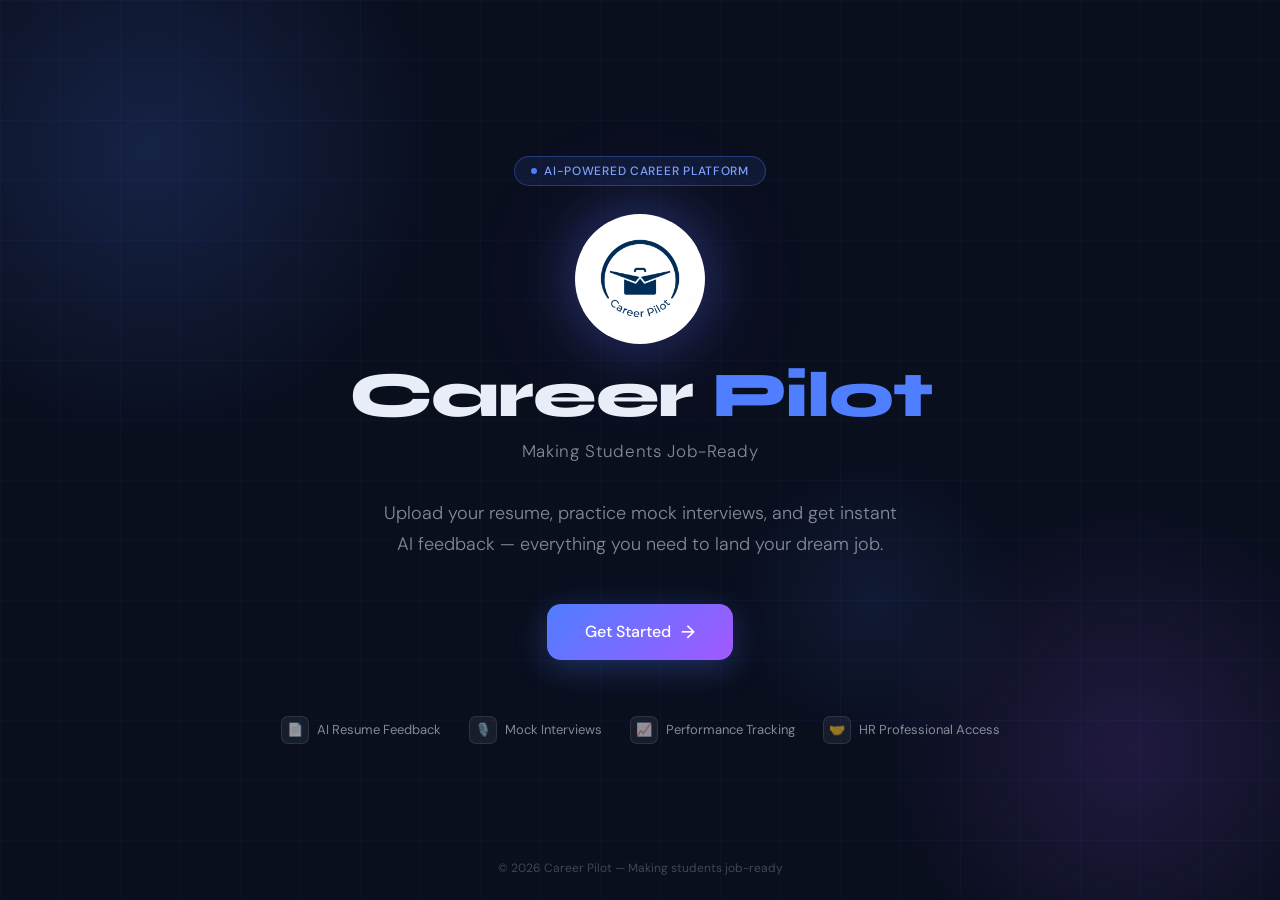
<file: index.html>
<!DOCTYPE html>
<html lang="en">
<head>
  <meta charset="UTF-8" />
  <meta name="viewport" content="width=device-width, initial-scale=1.0" />
  <title>Career Pilot — Welcome</title>
  <link href="https://fonts.googleapis.com/css2?family=Syne:wght@400;700;800&family=DM+Sans:wght@300;400;500&display=swap" rel="stylesheet" />
  <link rel="stylesheet" href="style.css" />
</head>
<body>

  <!-- BACKGROUND GLOWS -->
  <div class="bg-glow">
    <div class="glow-1"></div>
    <div class="glow-2"></div>
    <div class="glow-3"></div>
  </div>
  <div class="grid-lines"></div>

  <!-- MAIN LANDING -->
  <main class="landing">

    <!-- BADGE -->
    <div class="badge">
      <span class="badge-dot"></span>
      AI-Powered Career Platform
    </div>

    <!-- LOGO -->
    <div class="logo-wrap">
      <div class="logo-icon-big">
        <img id="logoImg" alt="Career Pilot Logo" />
      </div>
      <div class="logo-name">Career <span>Pilot</span></div>
      <div class="logo-tagline">Making Students Job-Ready</div>
    </div>

    <!-- DESCRIPTION -->
    <p class="landing-desc">
      Upload your resume, practice mock interviews, and get instant AI feedback —
      everything you need to land your dream job.
    </p>

    <!-- GET STARTED BUTTON -->
    <a class="get-started-btn" href="getstarted.html">
      Get Started
      <span class="btn-arrow">→</span>
    </a>

    <!-- FEATURE PILLS -->
    <div class="features-row">
      <div class="feat-pill">
        <div class="feat-pill-icon">📄</div>
        AI Resume Feedback
      </div>
      <div class="feat-pill">
        <div class="feat-pill-icon">🎙️</div>
        Mock Interviews
      </div>
      <div class="feat-pill">
        <div class="feat-pill-icon">📈</div>
        Performance Tracking
      </div>
      <div class="feat-pill">
        <div class="feat-pill-icon">🤝</div>
        HR Professional Access
      </div>
    </div>

  </main>

  <!-- FOOTER -->
  <div class="landing-footer">© 2026 Career Pilot — Making students job-ready</div>

  <script src="script.js"></script>

</body>
</html>
</file>
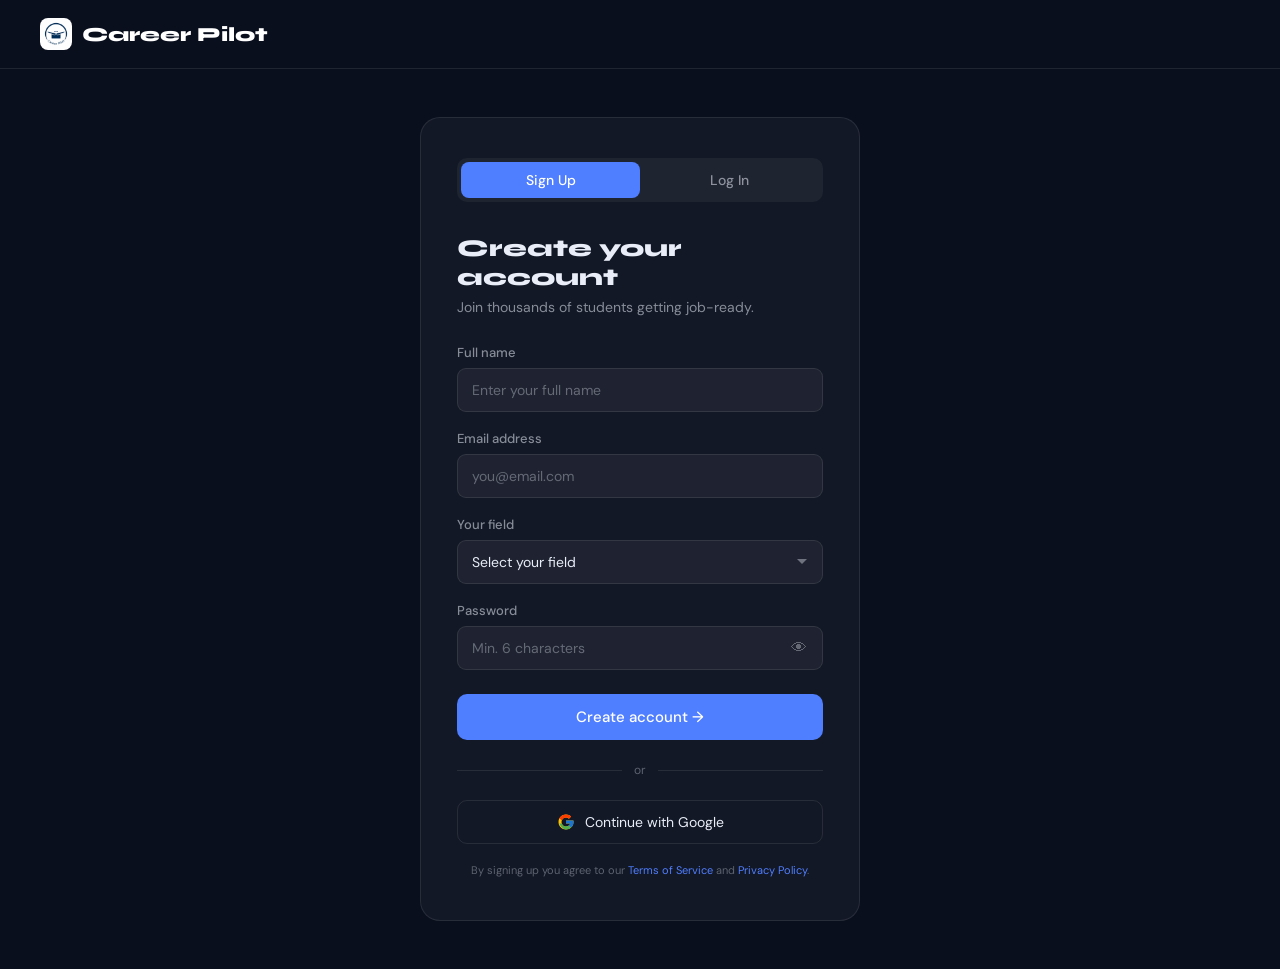
<file: dashboard.html>
<!DOCTYPE html>
<html lang="en">
<head>
  <meta charset="UTF-8" />
  <meta name="viewport" content="width=device-width, initial-scale=1.0" />
  <title>Career Pilot — Dashboard</title>
  <link href="https://fonts.googleapis.com/css2?family=Syne:wght@400;700;800&family=DM+Sans:ital,wght@0,300;0,400;0,500;1,300&display=swap" rel="stylesheet" />
  <link rel="stylesheet" href="dashboard.css" />
</head>
<body>

<!-- NAV -->
<nav>
  <a class="logo" href="#">
    <img class="logo-icon" src="WhatsApp Image 2026-04-26 at 9.37.29 PM.jpeg" alt="logoimage">
    Career Pilot
  </a>
  <div class="nav-right">
    <span class="nav-user" id="navWelcome"></span>
    <button class="nav-logout" onclick="logout()">Logout</button>
  </div>
</nav>

<!-- DASHBOARD LAYOUT -->
<div class="dashboard">

  <!-- SIDEBAR -->
  <aside class="sidebar">
    <div class="sidebar-label">Overview</div>
    <button class="sidebar-item active" onclick="showView('overview', this)">
      <span class="sidebar-icon">📊</span> Dashboard
    </button>

    <div class="sidebar-label">Tools</div>
    <button class="sidebar-item" onclick="showView('resume', this)">
      <span class="sidebar-icon">📄</span> CV Analyzer
    </button>
    <button class="sidebar-item" onclick="showView('interview', this)">
      <span class="sidebar-icon">🎙️</span> Mock Interview
    </button>

    <div class="sidebar-label">Insights</div>
    <button class="sidebar-item" onclick="showView('progress', this)">
      <span class="sidebar-icon">📈</span> My Progress
    </button>
  </aside>

  <!-- MAIN -->
  <main class="main">

    <!-- ════ OVERVIEW ════ -->
    <div class="view active" id="view-overview">
      <div class="page-header">
        <div class="page-tag">Dashboard</div>
        <div class="page-title">Welcome back, <span id="overviewName" style="color:var(--accent)"></span> 👋</div>
        <p class="page-sub">Here's your career progress at a glance.</p>
      </div>

      <div class="stats-row">
        <div class="stat-card">
          <div class="stat-card-label">📄 CV Score</div>
          <div class="stat-card-num accent" id="stat-cv">—</div>
        </div>
        <div class="stat-card">
          <div class="stat-card-label">🎙️ Interviews Done</div>
          <div class="stat-card-num purple" id="stat-interviews">0</div>
        </div>
        <div class="stat-card">
          <div class="stat-card-label">📈 Avg. Interview Score</div>
          <div class="stat-card-num green" id="stat-avg">—</div>
        </div>
        <div class="stat-card">
          <div class="stat-card-label">🏆 Badges Earned</div>
          <div class="stat-card-num amber" id="stat-badges">0</div>
        </div>
      </div>

      <div style="display:grid; grid-template-columns:1fr 1fr; gap:20px">
        <div class="card">
          <div class="card-title">Quick Actions</div>
          <div class="card-sub">Get started with your career prep.</div>
          <div style="display:flex; flex-direction:column; gap:10px">
            <button class="btn-primary" onclick="showView('resume', document.querySelector('[onclick*=resume]'))">📄 Analyze my CV</button>
            <button class="btn-primary" style="background:var(--purple)" onclick="showView('interview', document.querySelector('[onclick*=interview]'))">🎙️ Start Mock Interview</button>
            <button class="btn-outline" onclick="showView('progress', document.querySelector('[onclick*=progress]'))">📈 View Progress Report</button>
          </div>
        </div>
        <div class="card">
          <div class="card-title">Recent Activity</div>
          <div class="card-sub">Your latest sessions.</div>
          <div id="recent-activity" style="font-size:13px; color:var(--muted)">No sessions yet. Start by analyzing your CV or doing a mock interview!</div>
        </div>
      </div>
    </div>

    <!-- ════ RESUME / CV ════ -->
    <div class="view" id="view-resume">
      <div class="page-header">
        <div class="page-tag">CV Analyzer</div>
        <div class="page-title">AI-Powered Resume Scoring</div>
        <p class="page-sub">Upload your CV and get instant AI feedback with actionable suggestions.</p>
      </div>

      <div class="card" style="margin-bottom:20px">
        <div class="card-title">Upload Your CV</div>
        <div class="card-sub">Supports PDF, DOCX, and TXT files. Your file is analyzed privately.</div>

        <div class="upload-zone" id="uploadZone">
          <input type="file" id="cvFile" accept=".pdf,.doc,.docx,.txt" onchange="handleFileSelect(this)" />
          <div class="upload-icon">📂</div>
          <div class="upload-title" id="uploadTitle">Drop your CV here or click to browse</div>
          <div class="upload-sub" id="uploadSub">PDF, DOCX, or TXT — up to 5MB</div>
        </div>

        <div id="uploadLoading" style="display:none" class="loading">
          <div class="spinner"></div>
          AI is analyzing your CV...
        </div>

        <div id="analyzeBtn" style="margin-top:16px; display:none">
          <button class="btn-primary" onclick="analyzeCV()">✨ Analyze with AI</button>
          <span id="fileName" style="font-size:13px; color:var(--muted); margin-left:12px"></span>
        </div>
      </div>

      <!-- AI RESULT -->
      <div class="ai-result card" id="cvResult">
        <div class="score-ring-wrap">
          <div class="score-ring">
            <svg width="120" height="120" viewBox="0 0 120 120">
              <circle cx="60" cy="60" r="50" fill="none" stroke="rgba(255,255,255,0.07)" stroke-width="10"/>
              <circle id="scoreCircle" cx="60" cy="60" r="50" fill="none"
                stroke="url(#scoreGrad)" stroke-width="10"
                stroke-linecap="round" stroke-dasharray="314" stroke-dashoffset="314"/>
              <defs>
                <linearGradient id="scoreGrad" x1="0%" y1="0%" x2="100%" y2="0%">
                  <stop offset="0%" stop-color="#4F7EFF"/>
                  <stop offset="100%" stop-color="#A259FF"/>
                </linearGradient>
              </defs>
            </svg>
            <div class="score-ring-label">
              <div class="score-num" id="cvScoreNum">0</div>
              <div class="score-tag">/100</div>
            </div>
          </div>
          <div class="score-info">
            <h3 id="cvScoreLabel">Analyzing…</h3>
            <p id="cvScoreSummary">Getting your results ready…</p>
          </div>
        </div>

        <div style="margin-bottom:16px">
          <div style="font-size:13px; font-weight:500; margin-bottom:10px; color:var(--muted)">DETAILED FEEDBACK</div>
          <ul class="feedback-list" id="cvFeedbackList"></ul>
        </div>

        <button class="btn-primary" onclick="showView('interview', document.querySelector('[onclick*=interview]'))">
          🎙️ Now practice your interview →
        </button>
      </div>
    </div>

    <!-- ════ INTERVIEW ════ -->
    <div class="view" id="view-interview">
      <div class="page-header">
        <div class="page-tag">Mock Interview</div>
        <div class="page-title">AI Interview Simulator</div>
        <p class="page-sub">Practice with an AI interviewer tailored to your field. Build confidence before the real thing.</p>
      </div>

      <!-- Field selection -->
      <div id="fieldSelect">
        <div class="card" style="margin-bottom:20px">
          <div class="card-title">Choose Your Field</div>
          <div class="card-sub">The AI will ask questions relevant to your specific domain.</div>
          <div class="field-grid">
            <div class="field-card" onclick="selectField('it', this)">
              <div class="field-icon">💻</div>
              <div class="field-name">Information Technology</div>
              <div class="field-count">30+ questions</div>
            </div>
            <div class="field-card" onclick="selectField('business', this)">
              <div class="field-icon">📊</div>
              <div class="field-name">Business & Management</div>
              <div class="field-count">30+ questions</div>
            </div>
            <div class="field-card" onclick="selectField('engineering', this)">
              <div class="field-icon">⚙️</div>
              <div class="field-name">Engineering</div>
              <div class="field-count">30+ questions</div>
            </div>
          </div>

          <div id="difficultyRow" style="display:none; margin-top:16px">
            <div style="font-size:13px; color:var(--muted); margin-bottom:10px">Difficulty Level</div>
            <div style="display:flex; gap:10px">
              <button class="btn-outline diff-btn active" data-d="beginner" onclick="selectDiff('beginner',this)">🟢 Beginner</button>
              <button class="btn-outline diff-btn" data-d="intermediate" onclick="selectDiff('intermediate',this)">🟡 Intermediate</button>
              <button class="btn-outline diff-btn" data-d="advanced" onclick="selectDiff('advanced',this)">🔴 Advanced</button>
            </div>
          </div>

          <div id="startBtnWrap" style="display:none; margin-top:20px">
            <button class="btn-primary" onclick="startInterview()">🚀 Start Interview Session</button>
          </div>
        </div>
      </div>

      <!-- Active session -->
      <div class="interview-session" id="interviewSession">
        <div style="display:flex; justify-content:space-between; align-items:center; margin-bottom:16px">
          <div>
            <div style="font-size:13px; color:var(--muted)">Session in progress</div>
            <div style="font-family:'Syne',sans-serif; font-size:18px; font-weight:700" id="sessionLabel"></div>
          </div>
          <div style="display:flex; gap:10px; align-items:center">
            <div style="font-size:13px; color:var(--muted)">Question <span id="qCount">1</span>/5</div>
            <button class="btn-outline" onclick="endInterview()">End Session</button>
          </div>
        </div>

        <div class="chat-box" id="chatBox"></div>

        <div class="chat-input-row">
          <textarea class="chat-input" id="userAnswer" placeholder="Type your answer here…" rows="2"
            onkeydown="if(event.key==='Enter'&&!event.shiftKey){event.preventDefault();sendAnswer();}"></textarea>
          <button class="chat-send" id="sendBtn" onclick="sendAnswer()">➤</button>
        </div>

        <!-- end score -->
        <div class="interview-score-card" id="interviewScoreCard">
          <div style="display:flex; align-items:center; gap:16px; margin-bottom:16px">
            <div style="font-size:40px">🏆</div>
            <div>
              <div style="font-family:'Syne',sans-serif; font-size:22px; font-weight:800">
                Session Complete! Score: <span id="iScoreNum" style="color:var(--green)"></span>/100
              </div>
              <div style="font-size:13px; color:var(--muted)" id="iScoreMsg"></div>
            </div>
          </div>
          <div style="display:flex; gap:10px; flex-wrap:wrap">
            <button class="btn-primary" onclick="retryInterview()">🔄 New Session</button>
            <button class="btn-outline" onclick="showView('progress', document.querySelector('[onclick*=progress]'))">📈 View Progress</button>
          </div>
        </div>
      </div>
    </div>

    <!-- ════ PROGRESS ════ -->
    <div class="view" id="view-progress">
      <div class="page-header">
        <div class="page-tag">Progress Tracker</div>
        <div class="page-title">Your Performance Over Time</div>
        <p class="page-sub">Track improvements across CV analysis and mock interview sessions.</p>
      </div>

      <div class="stats-row">
        <div class="stat-card">
          <div class="stat-card-label">📊 Overall Readiness</div>
          <div class="stat-card-num accent" id="prog-readiness">—</div>
        </div>
        <div class="stat-card">
          <div class="stat-card-label">🎙️ Total Sessions</div>
          <div class="stat-card-num purple" id="prog-sessions">0</div>
        </div>
        <div class="stat-card">
          <div class="stat-card-label">📈 Best Score</div>
          <div class="stat-card-num green" id="prog-best">—</div>
        </div>
        <div class="stat-card">
          <div class="stat-card-label">🔥 Streak</div>
          <div class="stat-card-num amber" id="prog-streak">0 days</div>
        </div>
      </div>

      <div class="progress-grid">
        <div class="card">
          <div class="card-title">Skills Breakdown</div>
          <div class="card-sub">Based on your sessions so far.</div>
          <div class="bar-chart" id="skillBars">
            <div class="bar-row">
              <div class="bar-label"><span>Communication</span><span id="bar-comm-val">0%</span></div>
              <div class="bar-track"><div class="bar-fill" id="bar-comm" style="width:0%"></div></div>
            </div>
            <div class="bar-row">
              <div class="bar-label"><span>Technical Knowledge</span><span id="bar-tech-val">0%</span></div>
              <div class="bar-track"><div class="bar-fill" id="bar-tech" style="width:0%"></div></div>
            </div>
            <div class="bar-row">
              <div class="bar-label"><span>Problem Solving</span><span id="bar-prob-val">0%</span></div>
              <div class="bar-track"><div class="bar-fill" id="bar-prob" style="width:0%"></div></div>
            </div>
            <div class="bar-row">
              <div class="bar-label"><span>Confidence</span><span id="bar-conf-val">0%</span></div>
              <div class="bar-track"><div class="bar-fill" id="bar-conf" style="width:0%"></div></div>
            </div>
            <div class="bar-row">
              <div class="bar-label"><span>Resume Quality</span><span id="bar-cv-val">0%</span></div>
              <div class="bar-track"><div class="bar-fill" id="bar-cv" style="width:0%"></div></div>
            </div>
          </div>
        </div>

        <div class="card">
          <div class="card-title">Session History</div>
          <div class="card-sub">Your recent practice records.</div>
          <div class="sessions-list" id="sessionHistory">
            <div style="font-size:13px; color:var(--dim)">No sessions yet. Complete a CV analysis or mock interview to see records here.</div>
          </div>
        </div>
      </div>

      <!-- Badges -->
      <div class="card" style="margin-top:20px">
        <div class="card-title">🏅 Achievement Badges</div>
        <div class="card-sub">Earn badges by completing milestones.</div>
        <div class="badge-row" id="badgeList">
          <div class="badge-item" id="badge-first-cv">📄 First CV Analyzed</div>
          <div class="badge-item" id="badge-first-interview">🎙️ First Interview Done</div>
          <div class="badge-item" id="badge-score-70">⭐ Scored 70+</div>
          <div class="badge-item" id="badge-score-90">🌟 Scored 90+</div>
          <div class="badge-item" id="badge-5-sessions">🔥 5 Sessions</div>
          <div class="badge-item" id="badge-cv-80">💎 CV Score 80+</div>
        </div>
      </div>
    </div>

  </main>
</div>

<script src="dashboard.js"></script>

<!-- FLOATING FEEDBACK BUTTON -->
<a href="https://forms.gle/q472u1AGd1fGy39B8" target="_blank" class="feedback-fab" title="Give us feedback">
  <span class="feedback-fab-icon">💬</span>
  <span class="feedback-fab-label">Feedback</span>
</a>

</body>
</html>
</file>
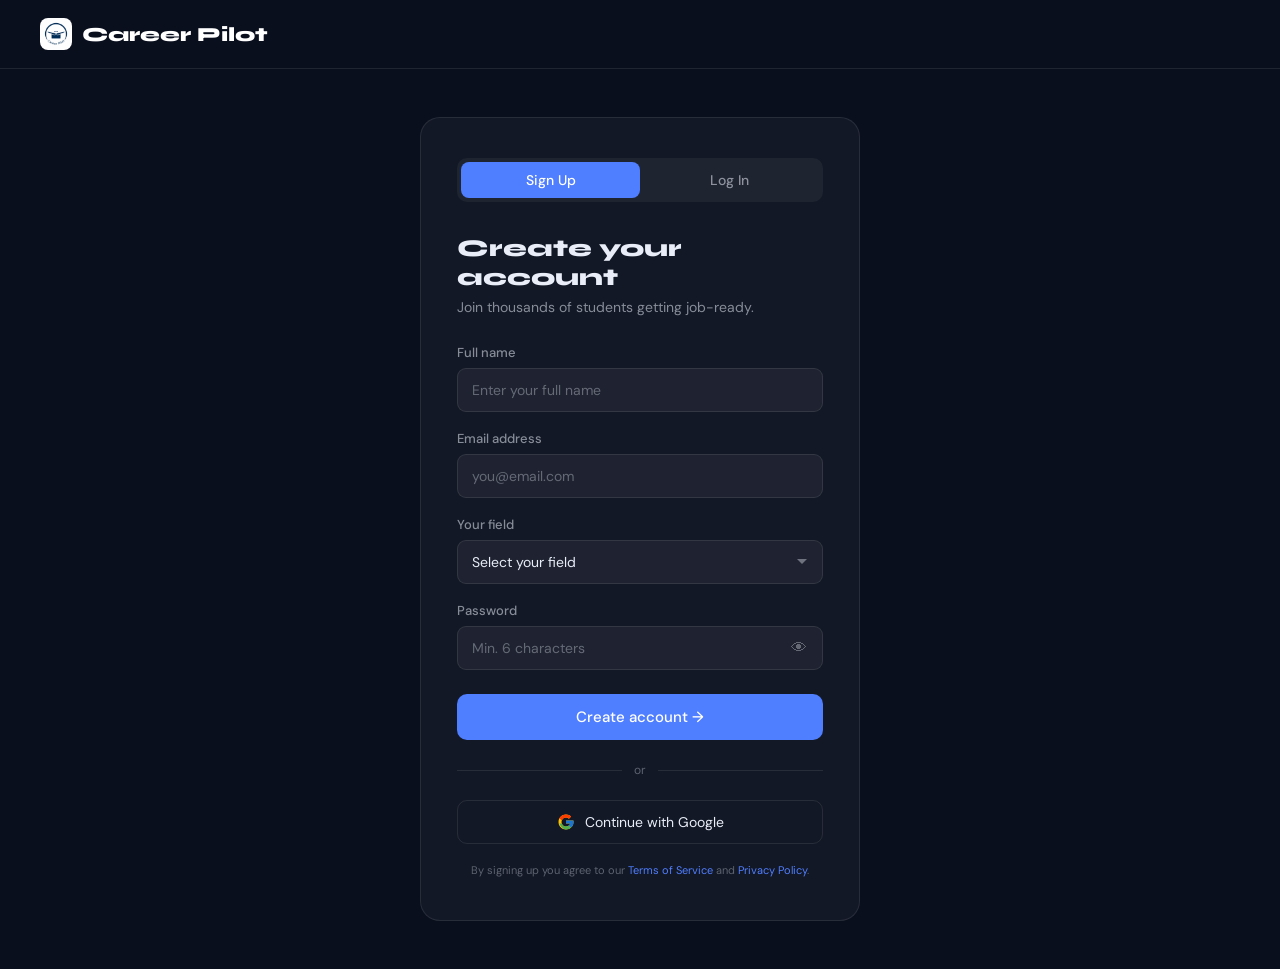
<file: getstarted.html>
<!DOCTYPE html>
<html lang="en">
<head>
  <meta charset="UTF-8" />
  <meta name="viewport" content="width=device-width, initial-scale=1.0" />
  <title>Career Pilot — Get Started</title>
  <link href="https://fonts.googleapis.com/css2?family=Syne:wght@400;700;800&family=DM+Sans:ital,wght@0,300;0,400;0,500;1,300&display=swap" rel="stylesheet" />
  <link rel="stylesheet" href="getstarted.css" />
</head>
<body>

  <!-- NAVBAR -->
  <nav>
    <a class="logo" href="homepage.html">
      <img class="logo-icon" src="WhatsApp Image 2026-04-26 at 9.37.29 PM.jpeg" alt="logoimage">
      Career Pilot
    </a>
  </nav>

  <!-- AUTH WRAPPER -->
  <div class="auth-wrapper">
    <div class="auth-box">

      <!-- SUCCESS SCREEN (hidden by default) -->
      <div class="success-screen" id="successScreen">
        <div class="success-icon">✓</div>
        <h2 id="successTitle">Account created!</h2>
        <p id="successMsg">Welcome to Career Pilot. You're all set to start your job-ready journey.</p>
        <button class="dashboard-btn" onclick="window.location.href='homepage.html'">Go to Homepage →</button>
      </div>

      <!-- AUTH FORM -->
      <div id="authForm">

        <!-- TABS -->
        <div class="tabs">
          <button class="tab active" id="signupTab" onclick="switchTab('signup')">Sign Up</button>
          <button class="tab"        id="loginTab"  onclick="switchTab('login')">Log In</button>
        </div>

        <!-- SIGNUP FORM -->
        <div id="signupForm">
          <div class="auth-title">Create your account</div>
          <p class="auth-sub">Join thousands of students getting job-ready.</p>

          <div class="form-group">
            <label>Full name</label>
            <input type="text" id="signupName" placeholder="Enter your full name" />
            <span class="msg" id="nameMsg"></span>
          </div>

          <div class="form-group">
            <label>Email address</label>
            <input type="email" id="signupEmail" placeholder="you@email.com" />
            <span class="msg" id="signupEmailMsg"></span>
          </div>

          <div class="form-group">
            <label>Your field</label>
            <select id="signupField">
              <option value="">Select your field</option>
              <option value="it">Information Technology (IT)</option>
              <option value="business">Business / Management</option>
              <option value="engineering">Engineering</option>
              <option value="other">Other</option>
            </select>
            <span class="msg" id="fieldMsg"></span>
          </div>

          <div class="form-group">
            <label>Password</label>
            <div class="pw-wrap">
              <input type="password" id="signupPassword" placeholder="Min. 6 characters" />
              <button class="pw-toggle" onclick="togglePw('signupPassword', this)">👁</button>
            </div>
            <span class="msg" id="signupPwMsg"></span>
          </div>

          <button class="submit-btn" onclick="handleSignup()">Create account →</button>

          <div class="or-divider"><span>or</span></div>
          <button class="google-btn" onclick="googleAuth()">
            <span class="google-icon"></span>
            Continue with Google
          </button>

          <p class="terms-note">
            By signing up you agree to our
            <a href="#">Terms of Service</a> and
            <a href="#">Privacy Policy</a>.
          </p>
        </div>

        <!-- LOGIN FORM -->
        <div id="loginForm" style="display:none;">
          <div class="auth-title">Welcome back</div>
          <p class="auth-sub">Log in to continue your job-ready journey.</p>

          <div class="form-group">
            <label>Email address</label>
            <input type="email" id="loginEmail" placeholder="you@email.com" />
            <span class="msg" id="loginEmailMsg"></span>
          </div>

          <div class="form-group">
            <label>Password</label>
            <div class="pw-wrap">
              <input type="password" id="loginPassword" placeholder="Your password" />
              <button class="pw-toggle" onclick="togglePw('loginPassword', this)">👁</button>
            </div>
            <span class="msg" id="loginPwMsg"></span>
          </div>

          <div class="forgot">
            <a onclick="forgotPassword()">Forgot password?</a>
          </div>

          <button class="submit-btn" onclick="handleLogin()">Log in →</button>

          <div class="or-divider"><span>or</span></div>
          <button class="google-btn" onclick="googleAuth()">
            <span class="google-icon"></span>
            Continue with Google
          </button>
        </div>

      </div>
      <!-- /authForm -->

    </div>
  </div>

  <script src="getstarted.js"></script>

</body>
</html>
</file>
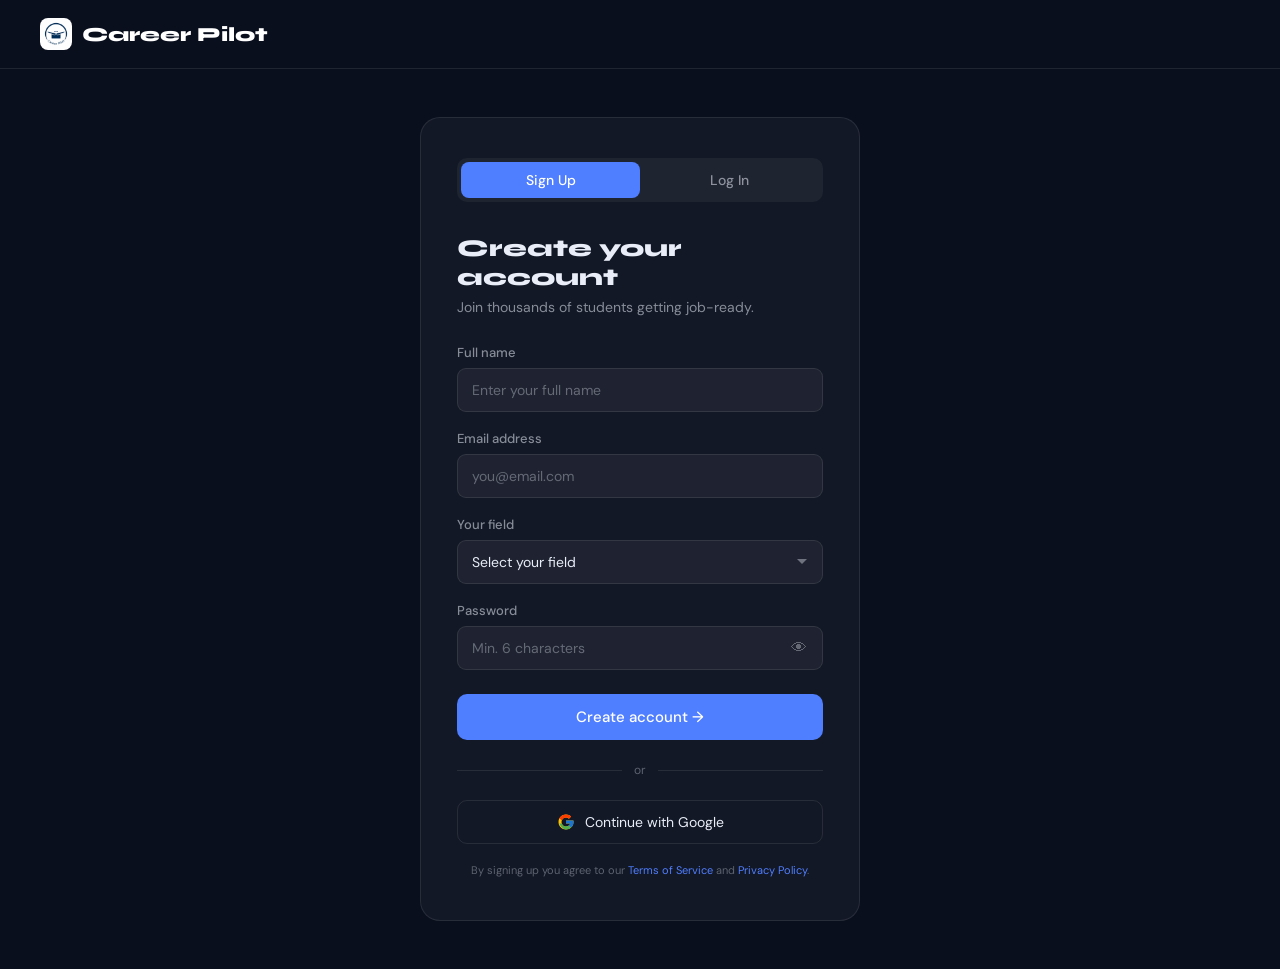
<file: homepage.html>
<!DOCTYPE html>
<html lang="en">
<head>
  <meta charset="UTF-8" />
  <meta name="viewport" content="width=device-width, initial-scale=1.0" />
  <title>Career Pilot — AI Resume & Interview Simulation Platform</title>
  <link href="https://fonts.googleapis.com/css2?family=Syne:wght@400;700;800&family=DM+Sans:ital,wght@0,300;0,400;0,500;1,300&display=swap" rel="stylesheet" />
  <link rel="stylesheet" href="homepage.css" />
</head>
<body>

  <!-- NAVBAR -->
  <nav>
    <a class="logo" href="#">
      <img class="logo-icon" src="WhatsApp Image 2026-04-26 at 9.37.29 PM.jpeg" alt="logoimage">
      Career Pilot
    </a>
    <ul class="nav-links">
      <li><a href="#features">Features</a></li>
      <li><a href="#how">How it works</a></li>
      <li><a href="#audience">Who it's for</a></li>
      <li><a href="#pricing">Pricing</a></li>
    </ul>
    <div id="navUserArea">
      <button class="nav-cta" onclick="window.location.href='getstarted.html'">Get started free</button>
    </div>
    <button class="hamburger" id="menuBtn" aria-label="Open menu">
      <span></span><span></span><span></span>
    </button>
  </nav>

  <!-- MOBILE MENU -->
  <div class="mobile-menu" id="mobileMenu">
    <a href="#features" onclick="closeMenu()">Features</a>
    <a href="#how" onclick="closeMenu()">How it works</a>
    <a href="#audience" onclick="closeMenu()">Who it's for</a>
    <a href="#pricing" onclick="closeMenu()">Pricing</a>
    <button class="mobile-cta" onclick="window.location.href='getstarted.html'">Get started free</button>
  </div>

  <!-- HERO -->
  <section class="hero">
    <div class="hero-badge">✦ AI-Powered Career Preparation</div>
    <h1>Get <span>Job-Ready</span><br>Before the Interview</h1>
    <p class="hero-sub">Upload your resume for instant AI feedback. Practice mock interviews tailored to your field. Track your progress and land the job.</p>
    <div class="hero-btns">
      <button class="btn-primary" onclick="window.location.href='dashboard.html'">Start for free</button>
      <button class="btn-ghost" onclick="document.getElementById('how').scrollIntoView({behavior:'smooth'})">See how it works →</button>
    </div>
    <div class="hero-stats">
      <div class="stat">
        <div class="stat-num">AI</div>
        <div class="stat-label">Instant feedback</div>
      </div>
      <div class="stat">
        <div class="stat-num">3+</div>
        <div class="stat-label">Industry tracks</div>
      </div>
      <div class="stat">
        <div class="stat-num">Free</div>
        <div class="stat-label">To get started</div>
      </div>
      <div class="stat">
        <div class="stat-num">Real</div>
        <div class="stat-label">Interview scenarios</div>
      </div>
    </div>
  </section>

  <div class="divider"></div>

  <!-- FEATURES -->
  <section id="features">
    <div class="section-tag">What we offer</div>
    <div class="section-title">Everything you need<br>to ace the interview</div>
    <p class="section-desc">From resume polish to live mock interviews — Career Pilot gives students real practice, not just advice.</p>
    <div class="features-grid">
      <div class="feat-card">
        <div class="feat-icon blue">📄</div>
        <div class="feat-title">AI resume feedback</div>
        <div class="feat-desc">Upload your resume and get detailed AI suggestions on content, formatting, and keywords — in seconds.</div>
      </div>
      <div class="feat-card">
        <div class="feat-icon purple">🎙️</div>
        <div class="feat-title">Mock interview simulator</div>
        <div class="feat-desc">Practice real interview questions for IT, Business, Engineering and more. The AI evaluates your responses live.</div>
      </div>
      <div class="feat-card">
        <div class="feat-icon green">📈</div>
        <div class="feat-title">Performance tracking</div>
        <div class="feat-desc">See your improvement over time. Track scores across sessions and identify weak areas to focus on.</div>
      </div>
      <div class="feat-card">
        <div class="feat-icon amber">🤝</div>
        <div class="feat-title">HR professional access</div>
        <div class="feat-desc">Premium users get optional sessions with real HR professionals for deeper, personalized coaching.</div>
      </div>
    </div>
  </section>

  <div class="divider"></div>

  <!-- HOW IT WORKS -->
  <section id="how">
    <div class="section-tag">Process</div>
    <div class="section-title">How Career Pilot works</div>
    <p class="section-desc">Simple steps from signup to success — get job-ready in days, not months.</p>
    <div class="steps-grid">
      <div class="step">
        <div class="step-num">01</div>
        <div class="step-title">Create your account</div>
        <div class="step-desc">Sign up free and choose your field — IT, Business, or Engineering.</div>
      </div>
      <div class="step">
        <div class="step-num">02</div>
        <div class="step-title">Upload your resume</div>
        <div class="step-desc">Get instant AI-powered analysis and suggestions to strengthen your CV.</div>
      </div>
      <div class="step">
        <div class="step-num">03</div>
        <div class="step-title">Practice interviews</div>
        <div class="step-desc">Attempt field-specific mock questions and get scored on your answers.</div>
      </div>
      <div class="step">
        <div class="step-num">04</div>
        <div class="step-title">Track & improve</div>
        <div class="step-desc">Review your scores, revisit tough questions, and grow your confidence.</div>
      </div>
    </div>
  </section>

  <div class="divider"></div>

  <!-- WHO IT'S FOR -->
  <section id="audience">
    <div class="section-tag">Who it's for</div>
    <div class="section-title">Built for every student<br>at every stage</div>
    <div class="audience-grid">
      <div class="audience-card">
        <div class="audience-label blue">University students</div>
        <div class="audience-title">Prepare before graduation</div>
        <div class="audience-desc">Build your resume and practice interviews while still in university — so you're ready the moment you graduate.</div>
      </div>
      <div class="audience-card">
        <div class="audience-label purple">Fresh graduates</div>
        <div class="audience-title">Stand out in the job market</div>
        <div class="audience-desc">Compete confidently against experienced candidates with polished resumes and strong interview skills.</div>
      </div>
      <div class="audience-card">
        <div class="audience-label green">Internship seekers</div>
        <div class="audience-title">Land your first role</div>
        <div class="audience-desc">Practice entry-level interview scenarios and tailor your resume to land that first internship or job.</div>
      </div>
    </div>
  </section>

  <div class="divider"></div>

  <!-- PRICING -->
  <section id="pricing">
    <div class="section-tag">Pricing</div>
    <div class="section-title">Start free. Upgrade<br>when you're ready.</div>
    <p class="section-desc">Our freemium model means no barriers to entry — advanced features unlock as your career journey grows.</p>
    <div class="plans-grid">
      <div class="plan">
        <div class="plan-name">Free</div>
        <div class="plan-price">PKR 0 <span>/month</span></div>
        <div class="plan-sub">No credit card needed</div>
        <hr>
        <ul class="plan-features">
          <li>Resume upload &amp; basic feedback</li>
          <li>5 mock interview sessions</li>
          <li>Basic performance score</li>
          <li class="muted">Detailed AI feedback</li>
          <li class="muted">Unlimited practice</li>
          <li class="muted">HR professional sessions</li>
        </ul>
        <button class="plan-btn ghost" onclick="window.location.href='getstarted.html'">Get started</button>
      </div>
      <div class="plan featured">
        <div class="plan-badge">Most popular</div>
        <div class="plan-name">Premium</div>
        <div class="plan-price">PKR 999 <span>/month</span></div>
        <div class="plan-sub">Best for serious job seekers</div>
        <hr>
        <ul class="plan-features">
          <li>Everything in Free</li>
          <li>Unlimited interview practice</li>
          <li>Detailed AI answer feedback</li>
          <li>Progress tracking dashboard</li>
          <li>Field-specific question sets</li>
          <li class="muted">HR professional sessions</li>
        </ul>
        <button class="plan-btn primary" onclick="window.location.href='getstarted.html'">Upgrade to Premium</button>
      </div>
      <div class="plan">
        <div class="plan-name">University</div>
        <div class="plan-price">Custom</div>
        <div class="plan-sub">For institutions &amp; partnerships</div>
        <hr>
        <ul class="plan-features">
          <li>All Premium features</li>
          <li>Live HR professional sessions</li>
          <li>University-wide access</li>
          <li>Admin dashboard</li>
          <li>Bulk student onboarding</li>
          <li>Priority support</li>
        </ul>
        <button class="plan-btn ghost">Contact us</button>
      </div>
    </div>
  </section>

  <!-- FOOTER -->
  <footer>
    <div class="footer-logo">Career Pilot</div>
    <div class="footer-copy">© 2026 Career Pilot — Making students job-ready</div>
  </footer>

  <script src="homepage.js"></script>
  <script>
    /* ── AUTH GUARD: redirect to getstarted if not logged in ── */
    const cpUser = sessionStorage.getItem('cp_user');

    if (!cpUser) {
      /* Not logged in — redirect to sign up/login page */
      window.location.href = 'getstarted.html';
    } else {
      /* Logged in — show welcome greeting in navbar */
      const navArea = document.getElementById('navUserArea');
      navArea.innerHTML = `
        <span class="nav-user">👋 Hi, ${cpUser}!</span>
        <button class="nav-logout" onclick="logout()">Logout</button>
      `;
    }

    function logout() {
      sessionStorage.removeItem('cp_user');
      window.location.href = 'getstarted.html';
    }
  </script>

</body>
</html>
</file>
<file: style.css>
/* ============================================
   CAREER PILOT — landing.css
   ============================================ */

/* ── RESET & VARIABLES ── */
*, *::before, *::after {
  box-sizing: border-box;
  margin: 0;
  padding: 0;
}

:root {
  --bg:     #0A0F1E;
  --accent: #4F7EFF;
  --purple: #A259FF;
  --text:   #E8EDF8;
  --muted:  rgba(232, 237, 248, 0.55);
}

html, body {
  height: 100%;
  font-family: 'DM Sans', sans-serif;
  background: var(--bg);
  color: var(--text);
  overflow: hidden;
}

/* ============================================
   ANIMATED BACKGROUND
   ============================================ */
.bg-glow {
  position: fixed;
  inset: 0;
  z-index: 0;
  pointer-events: none;
}

.glow-1 {
  position: absolute;
  width: 600px; height: 600px;
  background: radial-gradient(circle, rgba(79,126,255,0.18) 0%, transparent 70%);
  top: -150px; left: -150px;
  animation: floatA 8s ease-in-out infinite alternate;
}

.glow-2 {
  position: absolute;
  width: 500px; height: 500px;
  background: radial-gradient(circle, rgba(162,89,255,0.15) 0%, transparent 70%);
  bottom: -100px; right: -100px;
  animation: floatB 10s ease-in-out infinite alternate;
}

.glow-3 {
  position: absolute;
  width: 300px; height: 300px;
  background: radial-gradient(circle, rgba(79,126,255,0.1) 0%, transparent 70%);
  top: 50%; right: 20%;
  animation: floatA 12s ease-in-out infinite alternate;
}

@keyframes floatA {
  from { transform: translate(0, 0); }
  to   { transform: translate(40px, 30px); }
}

@keyframes floatB {
  from { transform: translate(0, 0); }
  to   { transform: translate(-40px, -30px); }
}

/* ── GRID LINES ── */
.grid-lines {
  position: fixed;
  inset: 0;
  z-index: 0;
  background-image:
    linear-gradient(rgba(79,126,255,0.04) 1px, transparent 1px),
    linear-gradient(90deg, rgba(79,126,255,0.04) 1px, transparent 1px);
  background-size: 60px 60px;
  pointer-events: none;
}

/* ============================================
   MAIN LANDING
   ============================================ */
.landing {
  position: relative;
  z-index: 1;
  height: 100vh;
  display: flex;
  flex-direction: column;
  align-items: center;
  justify-content: center;
  text-align: center;
  padding: 24px;
}

/* ── BADGE ── */
.badge {
  display: inline-flex;
  align-items: center;
  gap: 7px;
  background: rgba(79,126,255,0.1);
  border: 0.5px solid rgba(79,126,255,0.35);
  color: #7da5ff;
  font-size: 12px;
  padding: 6px 16px;
  border-radius: 20px;
  margin-bottom: 28px;
  letter-spacing: 0.06em;
  text-transform: uppercase;
  font-weight: 500;
  animation: fadeUp 0.8s 0.2s ease both;
}

.badge-dot {
  width: 6px; height: 6px;
  background: var(--accent);
  border-radius: 50%;
  animation: blink 1.5s ease-in-out infinite;
}

@keyframes blink {
  0%, 100% { opacity: 1; }
  50%       { opacity: 0.3; }
}

/* ── LOGO SECTION ── */
.logo-wrap {
  display: flex;
  flex-direction: column;
  align-items: center;
  gap: 20px;
  margin-bottom: 36px;
  animation: fadeUp 0.8s ease both;
}

.logo-icon-big {
  width: 130px;
  height: 130px;
  border-radius: 50%;
  overflow: hidden;
  background: #fff;
  display: flex;
  align-items: center;
  justify-content: center;
  box-shadow: 0 0 60px rgba(79,126,255,0.35), 0 0 120px rgba(162,89,255,0.15);
  animation: pulse 3s ease-in-out infinite;
}

.logo-icon-big img {
  width: 100%;
  height: 100%;
  object-fit: contain;
  padding: 8px;
}

@keyframes pulse {
  0%, 100% { box-shadow: 0 0 60px rgba(79,126,255,0.35), 0 0 120px rgba(162,89,255,0.15); }
  50%       { box-shadow: 0 0 80px rgba(79,126,255,0.5),  0 0 160px rgba(162,89,255,0.25); }
}

.logo-name {
  font-family: 'Syne', sans-serif;
  font-size: clamp(38px, 8vw, 64px);
  font-weight: 800;
  letter-spacing: -0.02em;
  line-height: 1;
}

.logo-name span {
  color: var(--accent);
}

.logo-tagline {
  font-size: clamp(14px, 2vw, 17px);
  color: var(--muted);
  font-weight: 300;
  letter-spacing: 0.04em;
  margin-top: -8px;
}

/* ── DESCRIPTION ── */
.landing-desc {
  font-size: clamp(15px, 2vw, 18px);
  color: var(--muted);
  max-width: 520px;
  line-height: 1.7;
  font-weight: 300;
  margin-bottom: 44px;
  animation: fadeUp 0.8s 0.3s ease both;
}

/* ── GET STARTED BUTTON ── */
.get-started-btn {
  display: inline-flex;
  align-items: center;
  gap: 10px;
  background: linear-gradient(135deg, var(--accent), var(--purple));
  color: #fff;
  border: none;
  padding: 16px 38px;
  border-radius: 14px;
  font-size: 16px;
  font-family: 'DM Sans', sans-serif;
  font-weight: 500;
  cursor: pointer;
  text-decoration: none;
  transition: transform 0.2s, box-shadow 0.2s;
  box-shadow: 0 8px 32px rgba(79,126,255,0.3);
  animation: fadeUp 0.8s 0.4s ease both;
}

.get-started-btn:hover {
  transform: translateY(-3px);
  box-shadow: 0 14px 40px rgba(79,126,255,0.45);
}

.btn-arrow {
  font-size: 18px;
  transition: transform 0.2s;
}

.get-started-btn:hover .btn-arrow {
  transform: translateX(4px);
}

/* ── FEATURE PILLS ── */
.features-row {
  display: flex;
  gap: 28px;
  margin-top: 56px;
  flex-wrap: wrap;
  justify-content: center;
  animation: fadeUp 0.8s 0.5s ease both;
}

.feat-pill {
  display: flex;
  align-items: center;
  gap: 8px;
  font-size: 13px;
  color: var(--muted);
}

.feat-pill-icon {
  width: 28px; height: 28px;
  background: rgba(255,255,255,0.06);
  border: 0.5px solid rgba(255,255,255,0.1);
  border-radius: 7px;
  display: flex;
  align-items: center;
  justify-content: center;
  font-size: 13px;
}

/* ── FOOTER ── */
.landing-footer {
  position: fixed;
  bottom: 24px;
  left: 0; right: 0;
  text-align: center;
  font-size: 12px;
  color: rgba(232,237,248,0.25);
  z-index: 1;
}

/* ── ANIMATIONS ── */
@keyframes fadeUp {
  from { opacity: 0; transform: translateY(20px); }
  to   { opacity: 1; transform: translateY(0); }
}

/* ── RESPONSIVE ── */
@media (max-width: 480px) {
  .logo-icon-big {
    width: 90px;
    height: 90px;
  }

  .features-row {
    gap: 16px;
  }

  .get-started-btn {
    padding: 14px 30px;
    font-size: 15px;
  }
}
</file>
<file: dashboard.css>
*, *::before, *::after { box-sizing: border-box; margin: 0; padding: 0; }

    :root {
      --bg:           #0A0F1E;
      --surface:      rgba(255,255,255,0.05);
      --surface2:     rgba(255,255,255,0.08);
      --border:       rgba(255,255,255,0.09);
      --text:         #E8EDF8;
      --muted:        rgba(232,237,248,0.55);
      --dim:          rgba(232,237,248,0.30);
      --accent:       #4F7EFF;
      --accent-hover: #3a67e8;
      --purple:       #A259FF;
      --green:        #34C759;
      --amber:        #FFB700;
      --red:          #FF5C5C;
    }

    html { scroll-behavior: smooth; }

    body {
      font-family: 'DM Sans', sans-serif;
      background: var(--bg);
      color: var(--text);
      min-height: 100vh;
      display: flex;
      flex-direction: column;
    }

    /* ── NAV ── */
    nav {
      display: flex;
      align-items: center;
      justify-content: space-between;
      padding: 16px 40px;
      border-bottom: 0.5px solid var(--border);
      background: rgba(10,15,30,0.95);
      position: sticky; top: 0; z-index: 100;
      backdrop-filter: blur(12px);
    }

    .logo {
      font-family: 'Syne', sans-serif;
      font-weight: 800; font-size: 20px;
      color: #fff;
      display: flex; align-items: center; gap: 10px;
      text-decoration: none;
    }

    .logo-icon {
      width: 34px; height: 34px;
      background: linear-gradient(135deg, var(--accent), var(--purple));
      border-radius: 9px;
      display: flex; align-items: center; justify-content: center;
      font-size: 16px;
    }

    .nav-right {
      display: flex; align-items: center; gap: 14px;
    }

    .nav-user {
      font-size: 14px; color: var(--muted);
    }

    .nav-logout {
      background: transparent;
      color: var(--muted);
      border: 0.5px solid var(--border);
      padding: 8px 16px; border-radius: 8px;
      font-size: 13px; font-family: 'DM Sans', sans-serif;
      cursor: pointer; transition: all 0.2s;
    }

    .nav-logout:hover { color: #fff; border-color: rgba(232,237,248,0.4); }

    /* ── LAYOUT ── */
    .dashboard {
      flex: 1;
      display: grid;
      grid-template-columns: 220px 1fr;
      min-height: calc(100vh - 65px);
    }

    /* ── SIDEBAR ── */
    .sidebar {
      border-right: 0.5px solid var(--border);
      padding: 28px 16px;
      display: flex; flex-direction: column; gap: 6px;
      background: rgba(255,255,255,0.015);
    }

    .sidebar-label {
      font-size: 10px;
      letter-spacing: 0.1em;
      text-transform: uppercase;
      color: var(--dim);
      padding: 0 12px;
      margin: 14px 0 6px;
      font-weight: 500;
    }

    .sidebar-item {
      display: flex; align-items: center; gap: 10px;
      padding: 10px 12px;
      border-radius: 9px;
      font-size: 14px;
      color: var(--muted);
      cursor: pointer;
      transition: all 0.2s;
      border: 0.5px solid transparent;
      background: none;
      width: 100%;
      text-align: left;
    }

    .sidebar-item:hover {
      color: var(--text);
      background: var(--surface);
    }

    .sidebar-item.active {
      color: var(--text);
      background: rgba(79,126,255,0.12);
      border-color: rgba(79,126,255,0.3);
    }

    .sidebar-icon { font-size: 16px; }

    /* ── MAIN CONTENT ── */
    .main {
      padding: 32px 40px;
      overflow-y: auto;
    }

    /* ── TABS / VIEWS ── */
    .view { display: none; }
    .view.active { display: block; }

    /* ── PAGE HEADER ── */
    .page-header {
      margin-bottom: 32px;
    }

    .page-tag {
      font-size: 11px;
      letter-spacing: 0.1em;
      text-transform: uppercase;
      color: var(--accent);
      margin-bottom: 8px;
      font-weight: 500;
    }

    .page-title {
      font-family: 'Syne', sans-serif;
      font-size: 28px;
      font-weight: 800;
      margin-bottom: 8px;
    }

    .page-sub {
      font-size: 14px;
      color: var(--muted);
    }

    /* ── CARDS ── */
    .card {
      background: var(--surface);
      border: 0.5px solid var(--border);
      border-radius: 16px;
      padding: 28px;
    }

    .card-title {
      font-family: 'Syne', sans-serif;
      font-size: 16px; font-weight: 700;
      margin-bottom: 6px;
    }

    .card-sub {
      font-size: 13px;
      color: var(--muted);
      margin-bottom: 22px;
      line-height: 1.6;
    }

    /* ── OVERVIEW GRID ── */
    .stats-row {
      display: grid;
      grid-template-columns: repeat(4, 1fr);
      gap: 16px;
      margin-bottom: 28px;
    }

    .stat-card {
      background: var(--surface);
      border: 0.5px solid var(--border);
      border-radius: 14px;
      padding: 22px 20px;
    }

    .stat-card-label {
      font-size: 12px;
      color: var(--muted);
      margin-bottom: 10px;
      display: flex; align-items: center; gap: 6px;
    }

    .stat-card-num {
      font-family: 'Syne', sans-serif;
      font-size: 32px; font-weight: 800;
    }

    .stat-card-num.accent { color: var(--accent); }
    .stat-card-num.green  { color: var(--green); }
    .stat-card-num.amber  { color: var(--amber); }
    .stat-card-num.purple { color: var(--purple); }

    /* ── UPLOAD ZONE ── */
    .upload-zone {
      border: 1.5px dashed rgba(79,126,255,0.4);
      border-radius: 14px;
      padding: 48px 24px;
      text-align: center;
      cursor: pointer;
      transition: all 0.2s;
      background: rgba(79,126,255,0.03);
      position: relative;
    }

    .upload-zone:hover, .upload-zone.dragover {
      border-color: var(--accent);
      background: rgba(79,126,255,0.07);
    }

    .upload-zone input[type="file"] {
      position: absolute; inset: 0;
      opacity: 0; cursor: pointer;
      width: 100%; height: 100%;
    }

    .upload-icon { font-size: 40px; margin-bottom: 14px; }

    .upload-title {
      font-size: 16px; font-weight: 500;
      margin-bottom: 6px;
    }

    .upload-sub {
      font-size: 13px; color: var(--muted);
    }

    /* ── AI RESULT BOX ── */
    .ai-result {
      margin-top: 24px;
      display: none;
    }

    .ai-result.show { display: block; }

    .score-ring-wrap {
      display: flex; align-items: center; gap: 32px;
      margin-bottom: 24px;
    }

    .score-ring {
      position: relative;
      width: 120px; height: 120px; flex-shrink: 0;
    }

    .score-ring svg { transform: rotate(-90deg); }

    .score-ring-label {
      position: absolute; inset: 0;
      display: flex; flex-direction: column;
      align-items: center; justify-content: center;
    }

    .score-num {
      font-family: 'Syne', sans-serif;
      font-size: 26px; font-weight: 800;
    }

    .score-tag {
      font-size: 11px; color: var(--muted);
    }

    .score-info h3 {
      font-family: 'Syne', sans-serif;
      font-size: 18px; font-weight: 700;
      margin-bottom: 6px;
    }

    .score-info p {
      font-size: 13px; color: var(--muted); line-height: 1.6;
    }

    .feedback-list {
      list-style: none;
      display: flex; flex-direction: column; gap: 10px;
      margin-bottom: 20px;
    }

    .feedback-list li {
      display: flex; align-items: flex-start; gap: 10px;
      font-size: 13px; line-height: 1.55;
      background: rgba(255,255,255,0.03);
      border-radius: 9px; padding: 12px 14px;
      border: 0.5px solid var(--border);
    }

    .feedback-list li .fi { font-size: 16px; flex-shrink: 0; margin-top: 1px; }

    /* ── INTERVIEW ── */
    .field-grid {
      display: grid;
      grid-template-columns: repeat(3, 1fr);
      gap: 14px;
      margin-bottom: 24px;
    }

    .field-card {
      border: 0.5px solid var(--border);
      border-radius: 12px;
      padding: 20px;
      cursor: pointer;
      transition: all 0.2s;
      text-align: center;
      background: var(--surface);
    }

    .field-card:hover {
      border-color: var(--accent);
      background: rgba(79,126,255,0.06);
    }

    .field-card.selected {
      border-color: var(--accent);
      background: rgba(79,126,255,0.12);
    }

    .field-icon { font-size: 28px; margin-bottom: 10px; }
    .field-name { font-size: 14px; font-weight: 500; }
    .field-count { font-size: 12px; color: var(--muted); margin-top: 4px; }

    /* ── CHAT ── */
    .interview-session { display: none; }
    .interview-session.active { display: flex; flex-direction: column; }

    .chat-box {
      background: rgba(255,255,255,0.025);
      border: 0.5px solid var(--border);
      border-radius: 14px;
      padding: 20px;
      min-height: 380px;
      max-height: 440px;
      overflow-y: auto;
      display: flex; flex-direction: column; gap: 14px;
      margin-bottom: 16px;
    }

    .chat-msg {
      display: flex; gap: 12px;
      animation: msgIn 0.3s ease;
    }

    @keyframes msgIn {
      from { opacity: 0; transform: translateY(8px); }
      to   { opacity: 1; transform: translateY(0); }
    }

    .chat-avatar {
      width: 34px; height: 34px;
      border-radius: 50%; flex-shrink: 0;
      display: flex; align-items: center; justify-content: center;
      font-size: 15px;
    }

    .chat-avatar.ai { background: rgba(79,126,255,0.2); }
    .chat-avatar.user { background: rgba(162,89,255,0.2); }

    .chat-bubble {
      background: var(--surface2);
      border: 0.5px solid var(--border);
      border-radius: 12px;
      padding: 12px 16px;
      font-size: 14px;
      line-height: 1.65;
      max-width: 80%;
    }

    .chat-bubble.user {
      background: rgba(79,126,255,0.12);
      border-color: rgba(79,126,255,0.25);
    }

    .chat-input-row {
      display: flex; gap: 10px;
    }

    .chat-input {
      flex: 1;
      padding: 12px 16px;
      background: rgba(255,255,255,0.05);
      border: 0.5px solid var(--border);
      border-radius: 10px;
      color: var(--text);
      font-size: 14px;
      font-family: 'DM Sans', sans-serif;
      outline: none;
      transition: border-color 0.2s;
      resize: none;
    }

    .chat-input:focus { border-color: var(--accent); }
    .chat-input::placeholder { color: var(--dim); }

    .chat-send {
      background: var(--accent);
      color: #fff; border: none;
      border-radius: 10px;
      padding: 0 20px;
      font-size: 16px;
      cursor: pointer;
      transition: background 0.2s;
    }

    .chat-send:hover { background: var(--accent-hover); }
    .chat-send:disabled { opacity: 0.5; cursor: not-allowed; }

    .interview-score-card {
      display: none;
      background: rgba(52,199,89,0.08);
      border: 0.5px solid rgba(52,199,89,0.25);
      border-radius: 14px;
      padding: 22px;
      margin-top: 16px;
    }

    .interview-score-card.show { display: block; }

    /* ── PROGRESS ── */
    .progress-grid {
      display: grid;
      grid-template-columns: 1fr 1fr;
      gap: 20px;
      margin-bottom: 24px;
    }

    .sessions-list {
      display: flex; flex-direction: column; gap: 10px;
    }

    .session-item {
      background: var(--surface);
      border: 0.5px solid var(--border);
      border-radius: 12px;
      padding: 16px 18px;
      display: flex; align-items: center; justify-content: space-between;
    }

    .session-left { display: flex; align-items: center; gap: 14px; }
    .session-icon { font-size: 22px; }

    .session-info .session-title {
      font-size: 14px; font-weight: 500; margin-bottom: 2px;
    }

    .session-info .session-meta {
      font-size: 12px; color: var(--muted);
    }

    .session-score {
      font-family: 'Syne', sans-serif;
      font-size: 20px; font-weight: 700;
    }

    .session-score.high { color: var(--green); }
    .session-score.mid  { color: var(--amber); }
    .session-score.low  { color: var(--red); }

    .bar-chart {
      display: flex; flex-direction: column; gap: 14px;
    }

    .bar-row { display: flex; flex-direction: column; gap: 6px; }
    .bar-label {
      display: flex; justify-content: space-between;
      font-size: 13px; color: var(--muted);
    }

    .bar-track {
      height: 8px;
      background: rgba(255,255,255,0.07);
      border-radius: 999px;
      overflow: hidden;
    }

    .bar-fill {
      height: 100%; border-radius: 999px;
      background: linear-gradient(90deg, var(--accent), var(--purple));
      transition: width 1.2s cubic-bezier(.17,.55,.55,1);
      width: 0;
    }

    /* ── BUTTONS ── */
    .btn-primary {
      background: var(--accent);
      color: #fff; border: none;
      padding: 12px 22px;
      border-radius: 10px;
      font-size: 14px; font-family: 'DM Sans', sans-serif; font-weight: 500;
      cursor: pointer; transition: all 0.2s;
      display: inline-flex; align-items: center; gap: 8px;
    }

    .btn-primary:hover { background: var(--accent-hover); transform: translateY(-1px); }

    .btn-outline {
      background: transparent;
      color: var(--text);
      border: 0.5px solid var(--border);
      padding: 11px 20px;
      border-radius: 10px;
      font-size: 14px; font-family: 'DM Sans', sans-serif;
      cursor: pointer; transition: all 0.2s;
    }

    .btn-outline:hover { border-color: rgba(232,237,248,0.35); }

    /* ── LOADING ── */
    .loading {
      display: flex; align-items: center; gap: 10px;
      font-size: 13px; color: var(--muted);
      padding: 10px 0;
    }

    .spinner {
      width: 18px; height: 18px;
      border: 2px solid rgba(79,126,255,0.25);
      border-top-color: var(--accent);
      border-radius: 50%;
      animation: spin 0.7s linear infinite;
    }

    @keyframes spin { to { transform: rotate(360deg); } }

    /* ── BADGES ── */
    .badge-row {
      display: flex; gap: 10px; flex-wrap: wrap; margin-top: 20px;
    }

    .badge-item {
      background: var(--surface2);
      border: 0.5px solid var(--border);
      border-radius: 999px;
      padding: 6px 14px;
      font-size: 12px;
      display: flex; align-items: center; gap: 6px;
    }

    .badge-item.earned {
      background: rgba(52,199,89,0.1);
      border-color: rgba(52,199,89,0.3);
      color: var(--green);
    }

    /* ── RESPONSIVE ── */

    @media (max-width: 900px) {
      nav { padding: 14px 20px; }
      .dashboard { grid-template-columns: 1fr; }
      .sidebar { flex-direction: row; flex-wrap: wrap; padding: 12px 16px; border-right: none; border-bottom: 0.5px solid var(--border); }
      .sidebar-label { display: none; }
      .main { padding: 20px; }
      .stats-row { grid-template-columns: repeat(2, 1fr); }
      .field-grid { grid-template-columns: 1fr 1fr; }
      .progress-grid { grid-template-columns: 1fr; }
    }

    /* ── FLOATING FEEDBACK BUTTON ── */
    .feedback-fab {
      position: fixed;
      bottom: 28px;
      right: 28px;
      z-index: 999;
      display: flex;
      align-items: center;
      gap: 8px;
      background: linear-gradient(135deg, var(--accent), var(--purple));
      color: #fff;
      text-decoration: none;
      padding: 12px 18px;
      border-radius: 50px;
      font-size: 14px;
      font-family: 'DM Sans', sans-serif;
      font-weight: 500;
      box-shadow: 0 8px 28px rgba(79, 126, 255, 0.45);
      transition: transform 0.2s, box-shadow 0.2s;
      animation: fabIn 0.5s 0.3s ease both;
    }

    .feedback-fab:hover {
      transform: translateY(-3px);
      box-shadow: 0 14px 36px rgba(79, 126, 255, 0.6);
    }

    .feedback-fab-icon {
      font-size: 16px;
    }

    @keyframes fabIn {
      from { opacity: 0; transform: translateY(20px); }
      to   { opacity: 1; transform: translateY(0); }
    }

    @media (max-width: 900px) {
      .feedback-fab {
        bottom: 20px;
        right: 16px;
        padding: 10px 14px;
        font-size: 13px;
      }
      .feedback-fab-label {
        display: none;
      }
      .feedback-fab {
        border-radius: 50%;
        width: 48px;
        height: 48px;
        justify-content: center;
        padding: 0;
      }
    }
</file>
<file: getstarted.css>
/* ============================================
   CAREER PILOT — getstarted.css
   ============================================ */

/* ── RESET & ROOT VARIABLES ── */
*, *::before, *::after {
  box-sizing: border-box;
  margin: 0;
  padding: 0;
}

:root {
  --bg:           #0A0F1E;
  --surface:      rgba(255, 255, 255, 0.05);
  --border:       rgba(255, 255, 255, 0.09);
  --text:         #E8EDF8;
  --muted:        rgba(232, 237, 248, 0.55);
  --dim:          rgba(232, 237, 248, 0.35);
  --accent:       #4F7EFF;
  --accent-hover: #3a67e8;
  --purple:       #A259FF;
  --error:        #FF5C5C;
  --success:      #34C759;
}

html {
  scroll-behavior: smooth;
}

body {
  font-family: 'DM Sans', sans-serif;
  background: var(--bg);
  color: var(--text);
  min-height: 100vh;
  display: flex;
  flex-direction: column;
}

/* ============================================
   NAVBAR
   ============================================ */
nav {
  display: flex;
  align-items: center;
  padding: 18px 40px;
  border-bottom: 0.5px solid var(--border);
  background: rgba(10, 15, 30, 0.95);
}

.logo {
  font-family: 'Syne', sans-serif;
  font-weight: 800;
  font-size: 20px;
  color: #fff;
  display: flex;
  align-items: center;
  gap: 10px;
  text-decoration: none;
}

.logo-icon {
  width: 32px;
  height: 32px;
  background: linear-gradient(135deg, var(--accent), var(--purple));
  border-radius: 8px;
  display: flex;
  align-items: center;
  justify-content: center;
  font-size: 15px;
}

/* ============================================
   AUTH WRAPPER & BOX
   ============================================ */
.auth-wrapper {
  flex: 1;
  display: flex;
  align-items: center;
  justify-content: center;
  padding: 48px 20px;
}

.auth-box {
  background: rgba(255, 255, 255, 0.04);
  border: 0.5px solid var(--border);
  border-radius: 20px;
  padding: 40px 36px;
  width: 100%;
  max-width: 440px;
}

/* ============================================
   TABS
   ============================================ */
.tabs {
  display: flex;
  background: rgba(255, 255, 255, 0.05);
  border-radius: 10px;
  padding: 4px;
  margin-bottom: 32px;
}

.tab {
  flex: 1;
  padding: 9px;
  border: none;
  background: transparent;
  color: var(--muted);
  font-size: 14px;
  font-family: 'DM Sans', sans-serif;
  font-weight: 500;
  border-radius: 8px;
  cursor: pointer;
  transition: all 0.2s;
}

.tab.active {
  background: var(--accent);
  color: #fff;
}

/* ============================================
   FORM TITLE & SUBTITLE
   ============================================ */
.auth-title {
  font-family: 'Syne', sans-serif;
  font-size: 24px;
  font-weight: 800;
  margin-bottom: 6px;
}

.auth-sub {
  font-size: 14px;
  color: var(--muted);
  margin-bottom: 28px;
}

/* ============================================
   FORM FIELDS
   ============================================ */
.form-group {
  margin-bottom: 18px;
}

label {
  display: block;
  font-size: 13px;
  font-weight: 500;
  color: var(--muted);
  margin-bottom: 7px;
}

input {
  width: 100%;
  padding: 12px 14px;
  background: rgba(255, 255, 255, 0.05);
  border: 0.5px solid var(--border);
  border-radius: 9px;
  color: var(--text);
  font-size: 14px;
  font-family: 'DM Sans', sans-serif;
  outline: none;
  transition: border-color 0.2s, background 0.2s;
}

input:focus {
  border-color: var(--accent);
  background: rgba(79, 126, 255, 0.06);
}

input::placeholder {
  color: var(--dim);
}

/* ── SELECT / DROPDOWN ── */
select {
  width: 100%;
  padding: 12px 14px;
  background: rgba(255, 255, 255, 0.05);
  border: 0.5px solid var(--border);
  border-radius: 9px;
  color: var(--text);
  font-size: 14px;
  font-family: 'DM Sans', sans-serif;
  outline: none;
  cursor: pointer;
  transition: border-color 0.2s;
  appearance: none;
  -webkit-appearance: none;
  background-image: url("data:image/svg+xml,%3Csvg xmlns='http://www.w3.org/2000/svg' width='12' height='12' viewBox='0 0 12 12'%3E%3Cpath fill='rgba(232,237,248,0.4)' d='M6 8L1 3h10z'/%3E%3C/svg%3E");
  background-repeat: no-repeat;
  background-position: right 14px center;
}

select:focus {
  border-color: var(--accent);
}

select option {
  background: #0A0F1E;
  color: var(--text);
}

/* ── ERROR / SUCCESS MESSAGES ── */
.msg {
  font-size: 12px;
  margin-top: 6px;
  display: none;
}

.msg.error {
  color: var(--error);
  display: block;
}

.msg.success {
  color: var(--success);
  display: block;
}

/* ============================================
   PASSWORD FIELD
   ============================================ */
.pw-wrap {
  position: relative;
}

.pw-wrap input {
  padding-right: 44px;
}

.pw-toggle {
  position: absolute;
  right: 12px;
  top: 50%;
  transform: translateY(-50%);
  background: none;
  border: none;
  color: var(--dim);
  cursor: pointer;
  font-size: 16px;
  padding: 4px;
  transition: color 0.2s;
}

.pw-toggle:hover {
  color: var(--text);
}

/* ============================================
   FORGOT PASSWORD LINK
   ============================================ */
.forgot {
  text-align: right;
  margin-top: -10px;
  margin-bottom: 18px;
}

.forgot a {
  font-size: 12px;
  color: var(--accent);
  text-decoration: none;
  cursor: pointer;
}

.forgot a:hover {
  text-decoration: underline;
}

/* ============================================
   SUBMIT BUTTON
   ============================================ */
.submit-btn {
  width: 100%;
  padding: 13px;
  background: var(--accent);
  color: #fff;
  border: none;
  border-radius: 10px;
  font-size: 15px;
  font-family: 'DM Sans', sans-serif;
  font-weight: 500;
  cursor: pointer;
  transition: background 0.2s, transform 0.15s;
  margin-top: 6px;
}

.submit-btn:hover {
  background: var(--accent-hover);
  transform: translateY(-1px);
}

.submit-btn:disabled {
  opacity: 0.6;
  cursor: not-allowed;
  transform: none;
}

/* ============================================
   OR DIVIDER
   ============================================ */
.or-divider {
  display: flex;
  align-items: center;
  gap: 12px;
  margin: 22px 0;
}

.or-divider::before,
.or-divider::after {
  content: '';
  flex: 1;
  height: 0.5px;
  background: var(--border);
}

.or-divider span {
  font-size: 12px;
  color: var(--dim);
}

/* ============================================
   GOOGLE BUTTON
   ============================================ */
.google-btn {
  width: 100%;
  padding: 12px;
  background: transparent;
  color: var(--text);
  border: 0.5px solid var(--border);
  border-radius: 10px;
  font-size: 14px;
  font-family: 'DM Sans', sans-serif;
  cursor: pointer;
  display: flex;
  align-items: center;
  justify-content: center;
  gap: 10px;
  transition: border-color 0.2s, background 0.2s;
}

.google-btn:hover {
  border-color: rgba(232, 237, 248, 0.3);
  background: rgba(255, 255, 255, 0.04);
}

.google-icon {
  width: 18px;
  height: 18px;
  background: url("data:image/svg+xml,%3Csvg xmlns='http://www.w3.org/2000/svg' viewBox='0 0 48 48'%3E%3Cpath fill='%23FFC107' d='M43.6 20.1H42V20H24v8h11.3C33.7 32.7 29.3 36 24 36c-6.6 0-12-5.4-12-12s5.4-12 12-12c3.1 0 5.8 1.1 7.9 3l5.7-5.7C34.5 6.5 29.5 4 24 4 12.9 4 4 12.9 4 24s8.9 20 20 20 20-8.9 20-20c0-1.3-.1-2.7-.4-3.9z'/%3E%3Cpath fill='%23FF3D00' d='M6.3 14.7l6.6 4.8C14.7 15.1 19 12 24 12c3.1 0 5.8 1.1 7.9 3l5.7-5.7C34.5 6.5 29.5 4 24 4 16.3 4 9.7 8.3 6.3 14.7z'/%3E%3Cpath fill='%234CAF50' d='M24 44c5.2 0 9.9-2 13.4-5.2l-6.2-5.2C29.3 35.3 26.8 36 24 36c-5.2 0-9.6-3.3-11.3-8H6.3C9.6 35.7 16.3 44 24 44z'/%3E%3Cpath fill='%231976D2' d='M43.6 20.1H42V20H24v8h11.3c-.8 2.2-2.3 4.1-4.2 5.4l6.2 5.2C43 34.8 44 29.7 44 24c0-1.3-.1-2.7-.4-3.9z'/%3E%3C/svg%3E") center/contain no-repeat;
}

/* ============================================
   SUCCESS SCREEN
   ============================================ */
.success-screen {
  display: none;
  text-align: center;
  padding: 20px 0;
}

.success-icon {
  width: 64px;
  height: 64px;
  background: rgba(52, 199, 89, 0.12);
  border: 1px solid rgba(52, 199, 89, 0.3);
  border-radius: 50%;
  display: flex;
  align-items: center;
  justify-content: center;
  font-size: 28px;
  margin: 0 auto 20px;
}

.success-screen h2 {
  font-family: 'Syne', sans-serif;
  font-size: 22px;
  font-weight: 800;
  margin-bottom: 8px;
}

.success-screen p {
  font-size: 14px;
  color: var(--muted);
  margin-bottom: 28px;
  line-height: 1.6;
}

.dashboard-btn {
  display: inline-block;
  background: var(--accent);
  color: #fff;
  padding: 12px 28px;
  border-radius: 10px;
  font-size: 14px;
  font-weight: 500;
  text-decoration: none;
  cursor: pointer;
  border: none;
  font-family: 'DM Sans', sans-serif;
  transition: background 0.2s;
}

.dashboard-btn:hover {
  background: var(--accent-hover);
}

/* ============================================
   TERMS NOTE
   ============================================ */
.terms-note {
  font-size: 11px;
  color: var(--dim);
  text-align: center;
  margin-top: 18px;
  line-height: 1.6;
}

.terms-note a {
  color: var(--accent);
  text-decoration: none;
}

.terms-note a:hover {
  text-decoration: underline;
}

/* ============================================
   RESPONSIVE
   ============================================ */
@media (max-width: 480px) {
  nav {
    padding: 16px 20px;
  }

  .auth-box {
    padding: 28px 20px;
  }
}
</file>
<file: homepage.css>
/* ============================================
   CAREER PILOT — style.css
   ============================================ */

/* ── RESET & ROOT VARIABLES ── */
*, *::before, *::after {
  box-sizing: border-box;
  margin: 0;
  padding: 0;
}

:root {
  --bg:           #0A0F1E;
  --surface:      rgba(255, 255, 255, 0.04);
  --border:       rgba(255, 255, 255, 0.09);
  --text:         #E8EDF8;
  --muted:        rgba(232, 237, 248, 0.55);
  --dim:          rgba(232, 237, 248, 0.35);
  --accent:       #4F7EFF;
  --accent-hover: #3a67e8;
  --purple:       #A259FF;
  --green:        #34C759;
  --amber:        #FFB700;
}

html {
  scroll-behavior: smooth;
}

body {
  font-family: 'DM Sans', sans-serif;
  background: var(--bg);
  color: var(--text);
  min-height: 100vh;
  overflow-x: hidden;
}

/* ============================================
   NAVBAR
   ============================================ */
nav {
  display: flex;
  align-items: center;
  justify-content: space-between;
  padding: 18px 60px;
  border-bottom: 0.5px solid var(--border);
  position: sticky;
  top: 0;
  z-index: 100;
  background: rgba(10, 15, 30, 0.92);
  backdrop-filter: blur(12px);
  -webkit-backdrop-filter: blur(12px);
}

.logo {
  font-family: 'Syne', sans-serif;
  font-weight: 800;
  font-size: 20px;
  color: #fff;
  display: flex;
  align-items: center;
  gap: 10px;
  text-decoration: none;
}

.logo-icon {
  width: 34px;
  height: 34px;
  background: linear-gradient(135deg, var(--accent), var(--purple));
  border-radius: 9px;
  display: flex;
  align-items: center;
  justify-content: center;
  font-size: 16px;
}

.nav-links {
  display: flex;
  gap: 36px;
  list-style: none;
}

.nav-links a {
  color: var(--muted);
  font-size: 14px;
  text-decoration: none;
  transition: color 0.2s;
}

.nav-links a:hover {
  color: #fff;
}

.nav-cta {
  background: var(--accent);
  color: #fff;
  border: none;
  padding: 10px 22px;
  border-radius: 9px;
  font-size: 14px;
  font-family: 'DM Sans', sans-serif;
  font-weight: 500;
  cursor: pointer;
  transition: background 0.2s, transform 0.15s;
}

.nav-cta:hover {
  background: var(--accent-hover);
  transform: translateY(-1px);
}

/* ── HAMBURGER ── */
.hamburger {
  display: none;
  flex-direction: column;
  gap: 5px;
  cursor: pointer;
  background: none;
  border: none;
  padding: 4px;
}

.hamburger span {
  display: block;
  width: 24px;
  height: 2px;
  background: var(--text);
  border-radius: 2px;
  transition: all 0.3s;
}

/* ── MOBILE MENU ── */
.mobile-menu {
  display: none;
  flex-direction: column;
  gap: 0;
  background: rgba(10, 15, 30, 0.98);
  border-bottom: 0.5px solid var(--border);
  padding: 16px 24px 20px;
}

.mobile-menu.open {
  display: flex;
}

.mobile-menu a {
  color: var(--muted);
  font-size: 15px;
  text-decoration: none;
  padding: 12px 0;
  border-bottom: 0.5px solid var(--border);
  transition: color 0.2s;
}

.mobile-menu a:hover {
  color: #fff;
}

.mobile-menu .mobile-cta {
  margin-top: 16px;
  background: var(--accent);
  color: #fff;
  border: none;
  padding: 12px;
  border-radius: 9px;
  font-size: 15px;
  font-family: 'DM Sans', sans-serif;
  font-weight: 500;
  cursor: pointer;
  text-align: center;
}

/* ============================================
   HERO
   ============================================ */
.hero {
  padding: 100px 60px 80px;
  text-align: center;
  position: relative;
}

.hero-badge {
  display: inline-block;
  background: rgba(79, 126, 255, 0.12);
  border: 0.5px solid rgba(79, 126, 255, 0.4);
  color: #7da5ff;
  font-size: 12px;
  padding: 5px 16px;
  border-radius: 20px;
  margin-bottom: 30px;
  letter-spacing: 0.06em;
  text-transform: uppercase;
  font-weight: 500;
}

.hero h1 {
  font-family: 'Syne', sans-serif;
  font-size: clamp(36px, 6vw, 58px);
  font-weight: 800;
  line-height: 1.08;
  margin-bottom: 22px;
  letter-spacing: -0.02em;
}

.hero h1 span {
  color: var(--accent);
}

.hero-sub {
  font-size: clamp(15px, 2vw, 18px);
  color: var(--muted);
  max-width: 560px;
  margin: 0 auto 44px;
  line-height: 1.65;
  font-weight: 300;
}

.hero-btns {
  display: flex;
  gap: 14px;
  justify-content: center;
  flex-wrap: wrap;
}

/* ── BUTTONS ── */
.btn-primary {
  background: var(--accent);
  color: #fff;
  border: none;
  padding: 14px 30px;
  border-radius: 10px;
  font-size: 15px;
  font-family: 'DM Sans', sans-serif;
  font-weight: 500;
  cursor: pointer;
  transition: background 0.2s, transform 0.15s;
}

.btn-primary:hover {
  background: var(--accent-hover);
  transform: translateY(-2px);
}

.btn-ghost {
  background: transparent;
  color: var(--text);
  border: 0.5px solid rgba(232, 237, 248, 0.25);
  padding: 14px 30px;
  border-radius: 10px;
  font-size: 15px;
  font-family: 'DM Sans', sans-serif;
  font-weight: 400;
  cursor: pointer;
  transition: border-color 0.2s, transform 0.15s;
}

.btn-ghost:hover {
  border-color: rgba(232, 237, 248, 0.5);
  transform: translateY(-2px);
}

/* ── HERO STATS ── */
.hero-stats {
  display: flex;
  gap: clamp(24px, 5vw, 60px);
  justify-content: center;
  margin-top: 70px;
  flex-wrap: wrap;
}

.stat-num {
  font-family: 'Syne', sans-serif;
  font-size: 32px;
  font-weight: 700;
  color: #fff;
}

.stat-label {
  font-size: 13px;
  color: var(--dim);
  margin-top: 4px;
}

/* ============================================
   DIVIDER
   ============================================ */
.divider {
  height: 0.5px;
  background: var(--border);
  margin: 0 40px;
}

/* ============================================
   SECTIONS — COMMON
   ============================================ */
section {
  padding: 80px 60px;
}

.section-tag {
  font-size: 11px;
  letter-spacing: 0.1em;
  text-transform: uppercase;
  color: var(--accent);
  margin-bottom: 10px;
  font-weight: 500;
}

.section-title {
  font-family: 'Syne', sans-serif;
  font-size: clamp(26px, 4vw, 38px);
  font-weight: 800;
  line-height: 1.12;
  margin-bottom: 14px;
  letter-spacing: -0.01em;
}

.section-desc {
  font-size: 16px;
  color: var(--muted);
  max-width: 500px;
  line-height: 1.65;
  font-weight: 300;
}

/* ============================================
   FEATURES
   ============================================ */
.features-grid {
  display: grid;
  grid-template-columns: repeat(auto-fit, minmax(210px, 1fr));
  gap: 16px;
  margin-top: 48px;
}

.feat-card {
  background: var(--surface);
  border: 0.5px solid var(--border);
  border-radius: 14px;
  padding: 26px 22px;
  transition: border-color 0.2s, background 0.2s;
}

.feat-card:hover {
  border-color: rgba(79, 126, 255, 0.4);
  background: rgba(79, 126, 255, 0.05);
}

.feat-icon {
  width: 42px;
  height: 42px;
  border-radius: 11px;
  display: flex;
  align-items: center;
  justify-content: center;
  font-size: 20px;
  margin-bottom: 16px;
}

.feat-icon.blue   { background: rgba(79,  126, 255, 0.15); }
.feat-icon.purple { background: rgba(162,  89, 255, 0.15); }
.feat-icon.green  { background: rgba(52,  199,  89, 0.12); }
.feat-icon.amber  { background: rgba(255, 183,   0, 0.12); }

.feat-title {
  font-size: 15px;
  font-weight: 500;
  margin-bottom: 9px;
}

.feat-desc {
  font-size: 13px;
  color: var(--muted);
  line-height: 1.6;
}

/* ============================================
   HOW IT WORKS
   ============================================ */
.steps-grid {
  display: grid;
  grid-template-columns: repeat(auto-fit, minmax(160px, 1fr));
  gap: 24px;
  margin-top: 52px;
}

.step {
  text-align: center;
  padding: 0 8px;
}

.step-num {
  width: 42px;
  height: 42px;
  border-radius: 50%;
  background: rgba(79, 126, 255, 0.12);
  border: 1px solid rgba(79, 126, 255, 0.4);
  color: var(--accent);
  font-size: 14px;
  font-weight: 500;
  display: flex;
  align-items: center;
  justify-content: center;
  margin: 0 auto 18px;
  font-family: 'Syne', sans-serif;
}

.step-title {
  font-size: 14px;
  font-weight: 500;
  margin-bottom: 8px;
}

.step-desc {
  font-size: 13px;
  color: var(--muted);
  line-height: 1.55;
}

/* ============================================
   WHO IT'S FOR
   ============================================ */
.audience-grid {
  display: grid;
  grid-template-columns: repeat(auto-fit, minmax(210px, 1fr));
  gap: 16px;
  margin-top: 48px;
}

.audience-card {
  background: var(--surface);
  border: 0.5px solid var(--border);
  border-radius: 14px;
  padding: 24px;
}

.audience-label {
  font-size: 11px;
  font-weight: 500;
  letter-spacing: 0.08em;
  text-transform: uppercase;
  margin-bottom: 10px;
}

.audience-label.blue   { color: var(--accent); }
.audience-label.purple { color: var(--purple); }
.audience-label.green  { color: var(--green);  }

.audience-title {
  font-size: 16px;
  font-weight: 500;
  margin-bottom: 8px;
}

.audience-desc {
  font-size: 13px;
  color: var(--muted);
  line-height: 1.55;
}

/* ============================================
   PRICING
   ============================================ */
.plans-grid {
  display: grid;
  grid-template-columns: repeat(auto-fit, minmax(230px, 1fr));
  gap: 16px;
  margin-top: 52px;
}

.plan {
  background: var(--surface);
  border: 0.5px solid var(--border);
  border-radius: 16px;
  padding: 30px 26px;
  position: relative;
}

.plan.featured {
  border-color: var(--accent);
  background: rgba(79, 126, 255, 0.07);
}

.plan-badge {
  position: absolute;
  top: -13px;
  left: 50%;
  transform: translateX(-50%);
  background: var(--accent);
  color: #fff;
  font-size: 11px;
  padding: 4px 14px;
  border-radius: 20px;
  white-space: nowrap;
  font-weight: 500;
}

.plan-name {
  font-size: 13px;
  font-weight: 500;
  color: var(--muted);
  margin-bottom: 10px;
}

.plan-price {
  font-family: 'Syne', sans-serif;
  font-size: 38px;
  font-weight: 800;
  margin-bottom: 4px;
}

.plan-price span {
  font-size: 16px;
  font-weight: 400;
  color: var(--muted);
}

.plan-sub {
  font-size: 12px;
  color: var(--dim);
  margin-bottom: 26px;
}

.plan hr {
  border: none;
  border-top: 0.5px solid var(--border);
  margin-bottom: 22px;
}

.plan-features {
  list-style: none;
  display: flex;
  flex-direction: column;
  gap: 11px;
  margin-bottom: 26px;
}

.plan-features li {
  font-size: 13px;
  color: rgba(232, 237, 248, 0.7);
  display: flex;
  align-items: center;
  gap: 9px;
}

.plan-features li::before {
  content: '';
  width: 6px;
  height: 6px;
  border-radius: 50%;
  background: var(--accent);
  flex-shrink: 0;
}

.plan-features li.muted {
  color: var(--dim);
}

.plan-features li.muted::before {
  background: rgba(232, 237, 248, 0.2);
}

.plan-btn {
  width: 100%;
  padding: 11px;
  border-radius: 9px;
  font-size: 14px;
  font-family: 'DM Sans', sans-serif;
  font-weight: 500;
  cursor: pointer;
  transition: opacity 0.2s, transform 0.15s;
}

.plan-btn:hover {
  opacity: 0.85;
  transform: translateY(-1px);
}

.plan-btn.primary {
  background: var(--accent);
  color: #fff;
  border: none;
}

.plan-btn.ghost {
  background: transparent;
  color: var(--text);
  border: 0.5px solid rgba(232, 237, 248, 0.2);
}

/* ============================================
   FOOTER
   ============================================ */
footer {
  border-top: 0.5px solid var(--border);
  padding: 32px 60px;
  display: flex;
  align-items: center;
  justify-content: space-between;
  flex-wrap: wrap;
  gap: 16px;
}

.footer-logo {
  font-family: 'Syne', sans-serif;
  font-weight: 700;
  font-size: 16px;
  color: var(--muted);
}

.footer-copy {
  font-size: 12px;
  color: var(--dim);
}

/* ============================================
   RESPONSIVE — TABLET (max 768px)
   ============================================ */
@media (max-width: 768px) {

  nav {
    padding: 16px 24px;
  }

  .nav-links,
  .nav-cta {
    display: none;
  }

  .hamburger {
    display: flex;
  }

  .hero {
    padding: 60px 24px 60px;
  }

  section {
    padding: 60px 24px;
  }

  .divider {
    margin: 0 24px;
  }

  .hero-stats {
    gap: 28px;
    margin-top: 48px;
  }

  .steps-grid {
    grid-template-columns: repeat(2, 1fr);
  }

  footer {
    padding: 28px 24px;
    flex-direction: column;
    text-align: center;
  }
}

/* ============================================
   RESPONSIVE — MOBILE (max 480px)
   ============================================ */
@media (max-width: 480px) {

  .hero h1 {
    font-size: 34px;
  }

  .hero-btns {
    flex-direction: column;
    align-items: center;
  }

  .btn-primary,
  .btn-ghost {
    width: 100%;
    max-width: 300px;
  }

  .steps-grid {
    grid-template-columns: 1fr;
  }

  .plan-price {
    font-size: 32px;
  }
}

/* ── NAV USER GREETING & LOGOUT ── */
#navUserArea {
  display: flex;
  align-items: center;
  gap: 12px;
}

.nav-user {
  font-size: 14px;
  color: var(--muted);
  font-weight: 500;
}

.nav-logout {
  background: transparent;
  color: var(--muted);
  border: 0.5px solid var(--border);
  padding: 8px 16px;
  border-radius: 8px;
  font-size: 13px;
  font-family: 'DM Sans', sans-serif;
  cursor: pointer;
  transition: color 0.2s, border-color 0.2s;
}

.nav-logout:hover {
  color: #fff;
  border-color: rgba(232,237,248,0.4);
}

.logo-icon {
  width: 50;
  height: 50;
}
</file>
